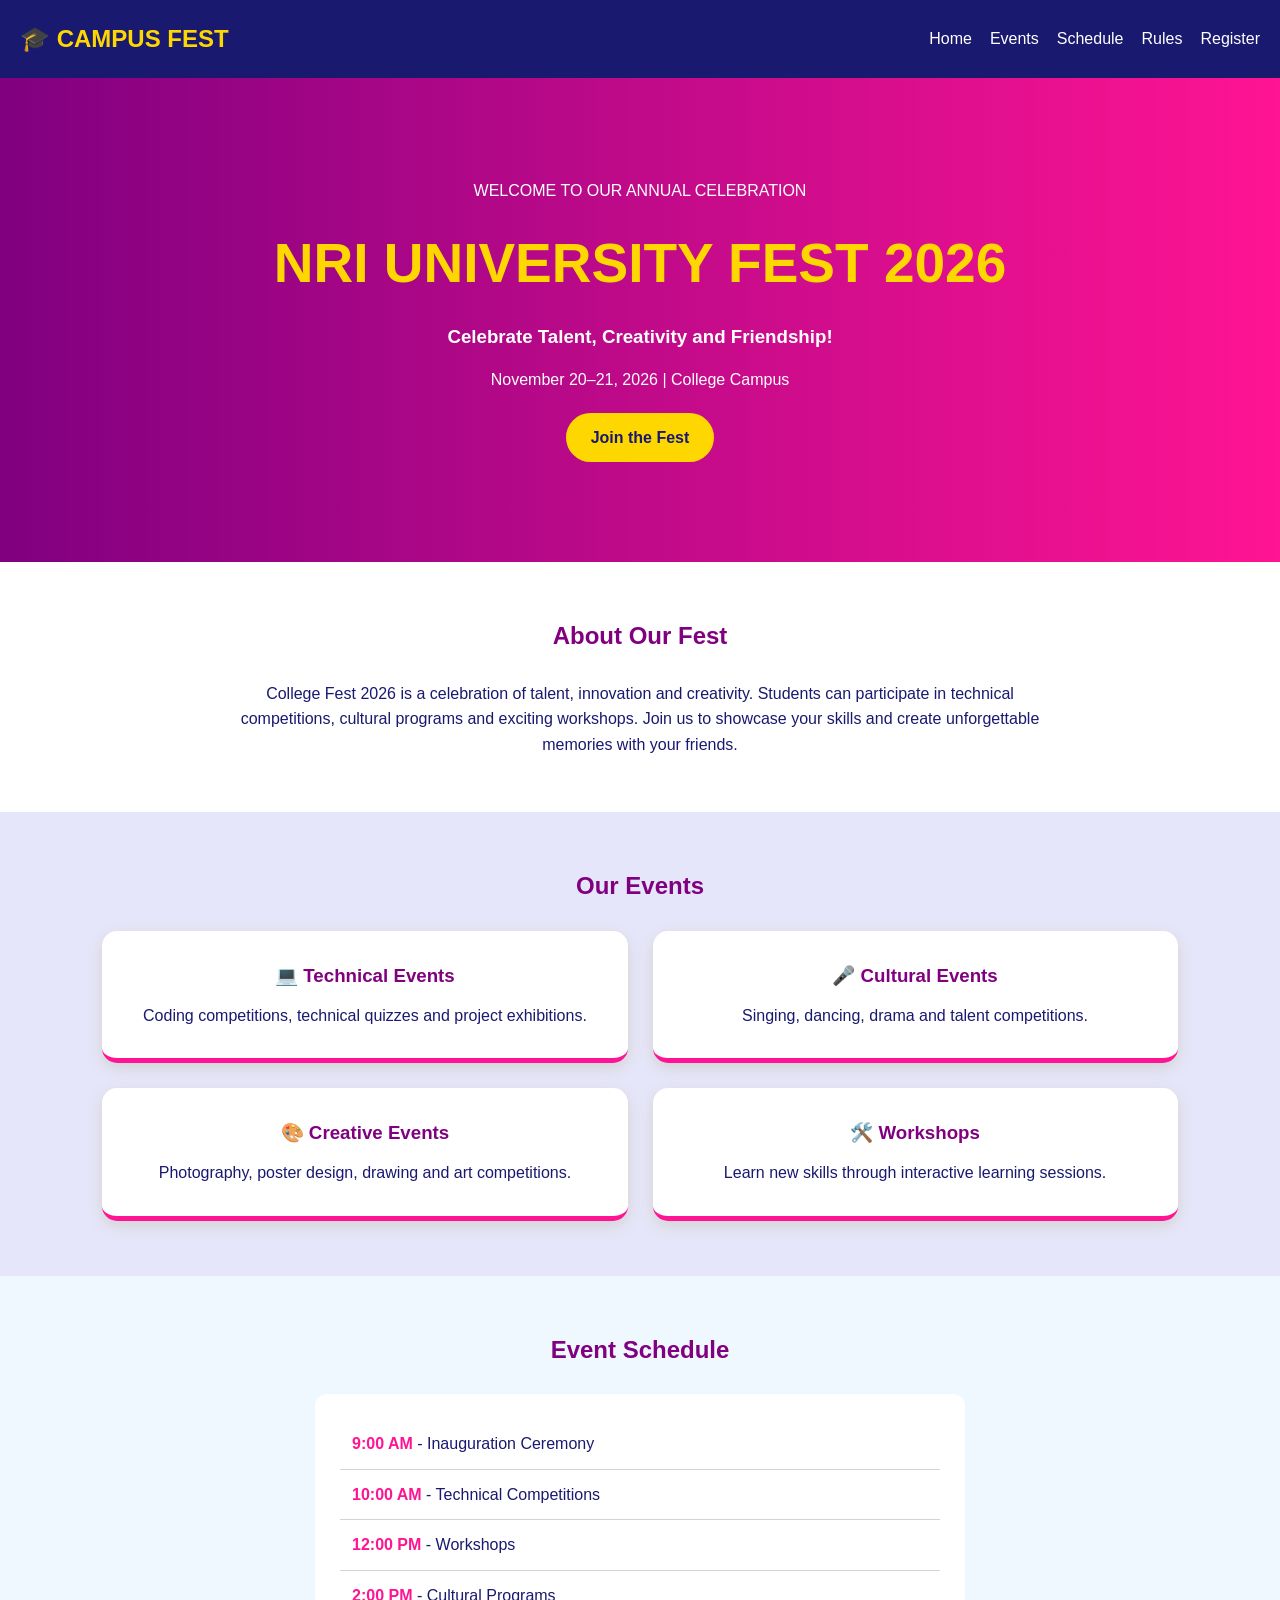
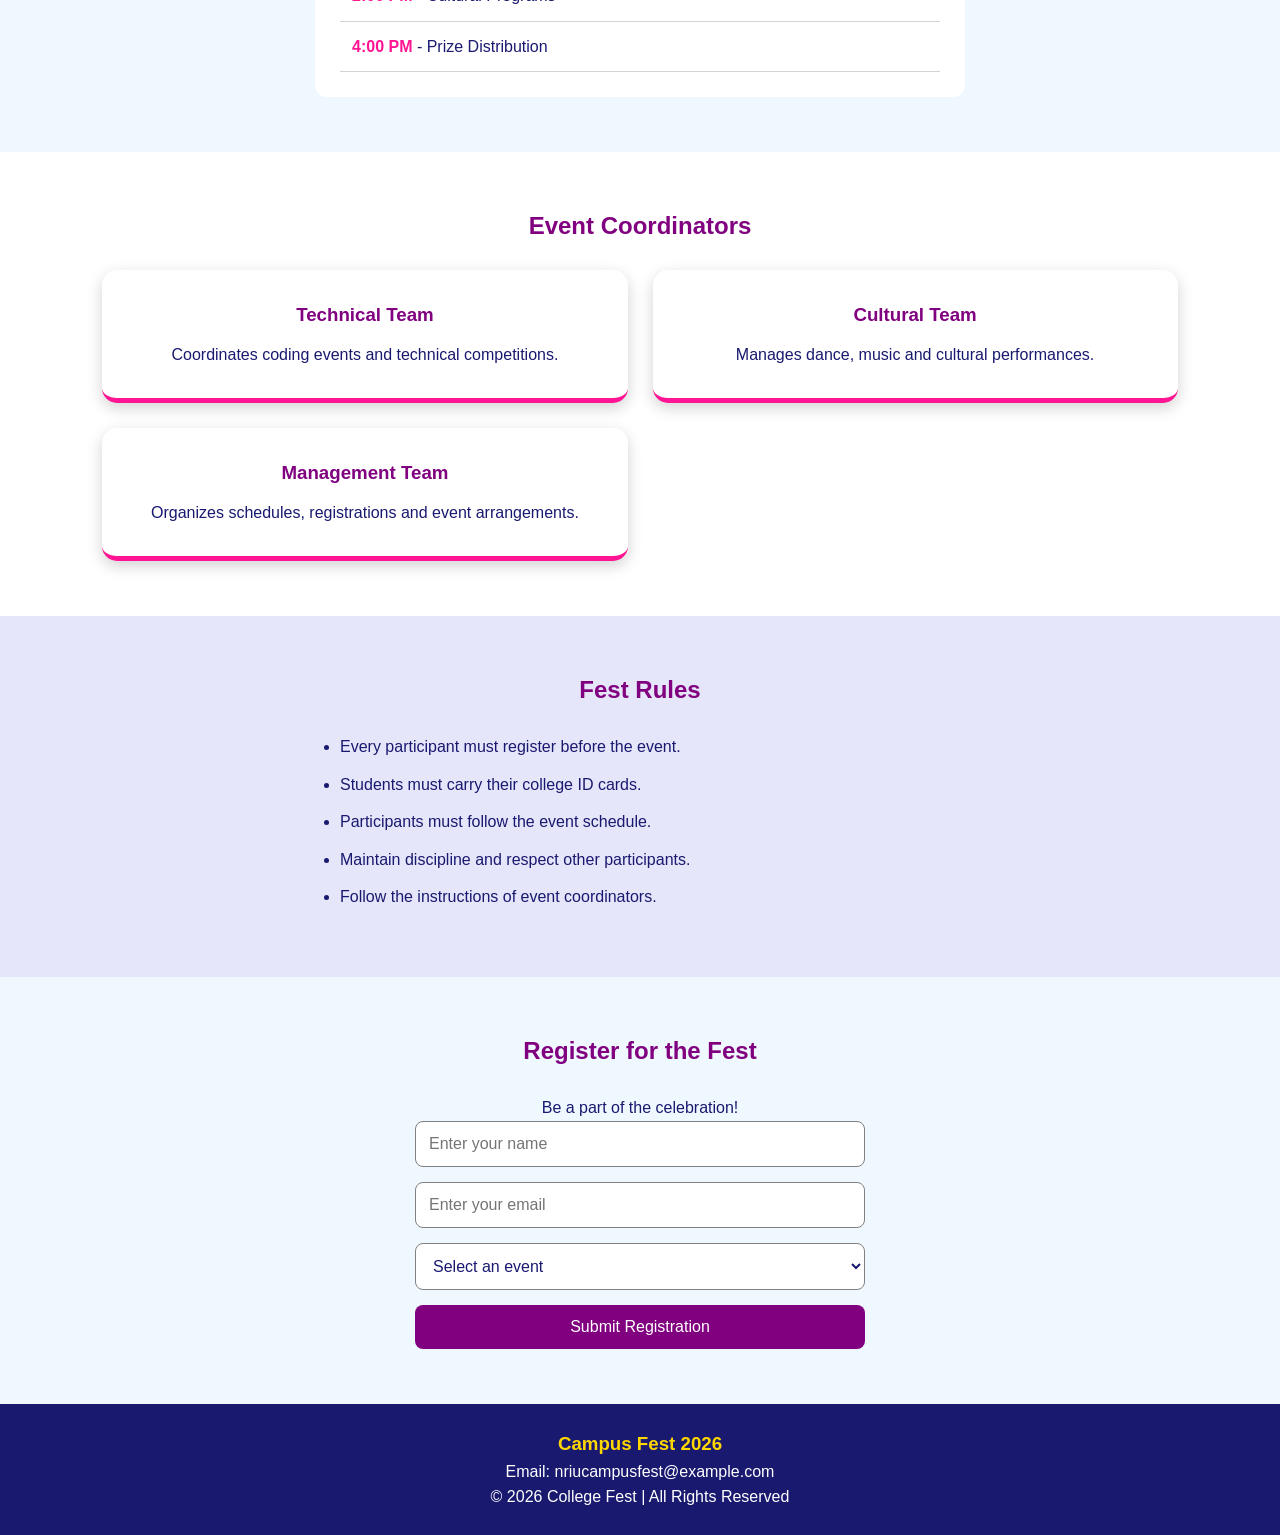
<file: index.html>
<!DOCTYPE html>
<html lang="en">
<head>
    <meta charset="UTF-8">
    <meta name="viewport" content="width=device-width, initial-scale=1.0">
    <title>College Fest 2026</title>
    <link rel="stylesheet" href="style.css">
</head>
<body>

    <header>
        <h2>🎓 CAMPUS FEST</h2>
        <nav>
            <a href="#home">Home</a>
            <a href="#events">Events</a>
            <a href="#schedule">Schedule</a>
            <a href="#rules">Rules</a>
            <a href="#register">Register</a>
        </nav>
    </header>

    <section class="hero" id="home">
        <p>WELCOME TO OUR ANNUAL CELEBRATION</p>
        <h1>NRI UNIVERSITY FEST 2026</h1>
        <h3>Celebrate Talent, Creativity and Friendship!</h3>
        <p>November 20–21, 2026 | College Campus</p>
        <a href="#register" class="button">Join the Fest</a>
    </section>

    <section class="about">
        <h2>About Our Fest</h2>
        <p>
            College Fest 2026 is a celebration of talent, innovation
            and creativity. Students can participate in technical
            competitions, cultural programs and exciting workshops.
            Join us to showcase your skills and create unforgettable
            memories with your friends.
        </p>
    </section>

    <section id="events">
        <h2>Our Events</h2>

        <div class="event-container">

            <div class="card">
                <h3>💻 Technical Events</h3>
                <p>Coding competitions, technical quizzes and project exhibitions.</p>
            </div>

            <div class="card">
                <h3>🎤 Cultural Events</h3>
                <p>Singing, dancing, drama and talent competitions.</p>
            </div>

            <div class="card">
                <h3>🎨 Creative Events</h3>
                <p>Photography, poster design, drawing and art competitions.</p>
            </div>

            <div class="card">
                <h3>🛠️ Workshops</h3>
                <p>Learn new skills through interactive learning sessions.</p>
            </div>

        </div>
    </section>

    <section class="schedule" id="schedule">
        <h2>Event Schedule</h2>

        <div class="schedule-box">
            <p><strong>9:00 AM</strong> - Inauguration Ceremony</p>
            <p><strong>10:00 AM</strong> - Technical Competitions</p>
            <p><strong>12:00 PM</strong> - Workshops</p>
            <p><strong>2:00 PM</strong> - Cultural Programs</p>
            <p><strong>4:00 PM</strong> - Prize Distribution</p>
        </div>
    </section>

    <section class="coordinators">
        <h2>Event Coordinators</h2>
        <div class="event-container">
            <div class="card">
                <h3>Technical Team</h3>
                <p>Coordinates coding events and technical competitions.</p>
            </div>

            <div class="card">
                <h3>Cultural Team</h3>
                <p>Manages dance, music and cultural performances.</p>
            </div>

            <div class="card">
                <h3>Management Team</h3>
                <p>Organizes schedules, registrations and event arrangements.</p>
            </div>
        </div>
    </section>

    <section class="rules" id="rules">
        <h2>Fest Rules</h2>
        <ul>
            <li>Every participant must register before the event.</li>
            <li>Students must carry their college ID cards.</li>
            <li>Participants must follow the event schedule.</li>
            <li>Maintain discipline and respect other participants.</li>
            <li>Follow the instructions of event coordinators.</li>
        </ul>
    </section>

    <section class="register" id="register">
        <h2>Register for the Fest</h2>
        <p>Be a part of the celebration!</p>

        <form>
            <input type="text" placeholder="Enter your name" required>
            <input type="email" placeholder="Enter your email" required>

            <select required>
                <option value="">Select an event</option>
                <option>Technical Events</option>
                <option>Cultural Events</option>
                <option>Creative Events</option>
                <option>Workshops</option>
            </select>

            <button type="submit">Submit Registration</button>
        </form>
    </section>

    <footer>
        <h3>Campus Fest 2026</h3>
        <p>Email: nriucampusfest@example.com</p>
        <p>© 2026 College Fest | All Rights Reserved</p>
    </footer>

</body>
</html>
</file>
<file: style.css>
* {
    margin: 0;
    padding: 0;
    box-sizing: border-box;
    scroll-behavior: smooth;
}

body {
    font-family: Arial, sans-serif;
    background-color: lavender;
    color: midnightblue;
    line-height: 1.6;
}

header {
    background-color: midnightblue;
    color: white;
    padding: 20px;
    display: flex;
    justify-content: space-between;
    align-items: center;
    flex-wrap: wrap;
    gap: 15px;
}

header h2 {
    color: gold;
}

nav {
    display: flex;
    flex-wrap: wrap;
    gap: 18px;
}

nav a {
    color: white;
    text-decoration: none;
    transition: color 0.3s;
    text-align: center;
}

nav a:hover {
    color: gold;
}

.hero {
    background: linear-gradient(to right, purple, deeppink);
    color: white;
    text-align: center;
    padding: 100px 20px;
}

.hero h1 {
    color: gold;
    font-size: 55px;
    margin: 15px 0;
}

.hero h3 {
    margin-bottom: 15px;
}

.button {
    display: inline-block;
    background-color: gold;
    color: midnightblue;
    padding: 12px 25px;
    margin-top: 20px;
    border-radius: 25px;
    text-decoration: none;
    font-weight: bold;
}

.button:hover {
    background-color: white;
}

section {
    padding: 55px 8%;
}

section h2 {
    text-align: center;
    margin-bottom: 25px;
    color: purple;
}

.about {
    background-color: white;
    text-align: center;
}

.about p {
    max-width: 800px;
    margin: auto;
}

#events {
    background-color: lavender;
}

.event-container {
    display: grid;
    grid-template-columns: repeat(2, 1fr);
    gap: 25px;
}

.card {
    background-color: white;
    padding: 30px;
    text-align: center;
    border-radius: 15px;
    border-bottom: 5px solid deeppink;
    box-shadow: 0 5px 15px lightgray;
    transition: transform 0.3s;
}

.card:hover {
    transform: translateY(-8px);
}

.card h3 {
    color: purple;
    margin-bottom: 12px;
}

.schedule {
    background-color: aliceblue;
}

.schedule-box {
    max-width: 650px;
    margin: auto;
    background-color: white;
    padding: 25px;
    border-radius: 12px;
}

.schedule-box p {
    padding: 12px;
    border-bottom: 1px solid lightgray;
}

.schedule-box strong {
    color: deeppink;
}

.coordinators {
    background-color: white;
}

.rules {
    background-color: lavender;
}

.rules ul {
    max-width: 650px;
    margin: auto;
    padding-left: 25px;
}

.rules li {
    margin-bottom: 12px;
}

.register {
    background-color: aliceblue;
    text-align: center;
}

form {
    max-width: 450px;
    margin: auto;
    display: flex;
    flex-direction: column;
    gap: 15px;
}

input,
select {
    padding: 13px;
    border: 1px solid gray;
    border-radius: 8px;
    font-size: 16px;
    background-color: white;
    color: midnightblue;
}

button {
    padding: 13px;
    background-color: purple;
    color: white;
    border: none;
    border-radius: 8px;
    font-size: 16px;
    cursor: pointer;
}

button:hover {
    background-color: deeppink;
}

footer {
    background-color: midnightblue;
    color: white;
    text-align: center;
    padding: 25px;
}

footer h3 {
    color: gold;
}

@media (max-width: 700px) {
    header {
        flex-direction: column;
    }

    nav {
        justify-content: center;
    }

    .hero h1 {
        font-size: 38px;
    }

    .event-container {
        grid-template-columns: 1fr;
    }

    section {
        padding: 40px 6%;
    }
}
</file>
